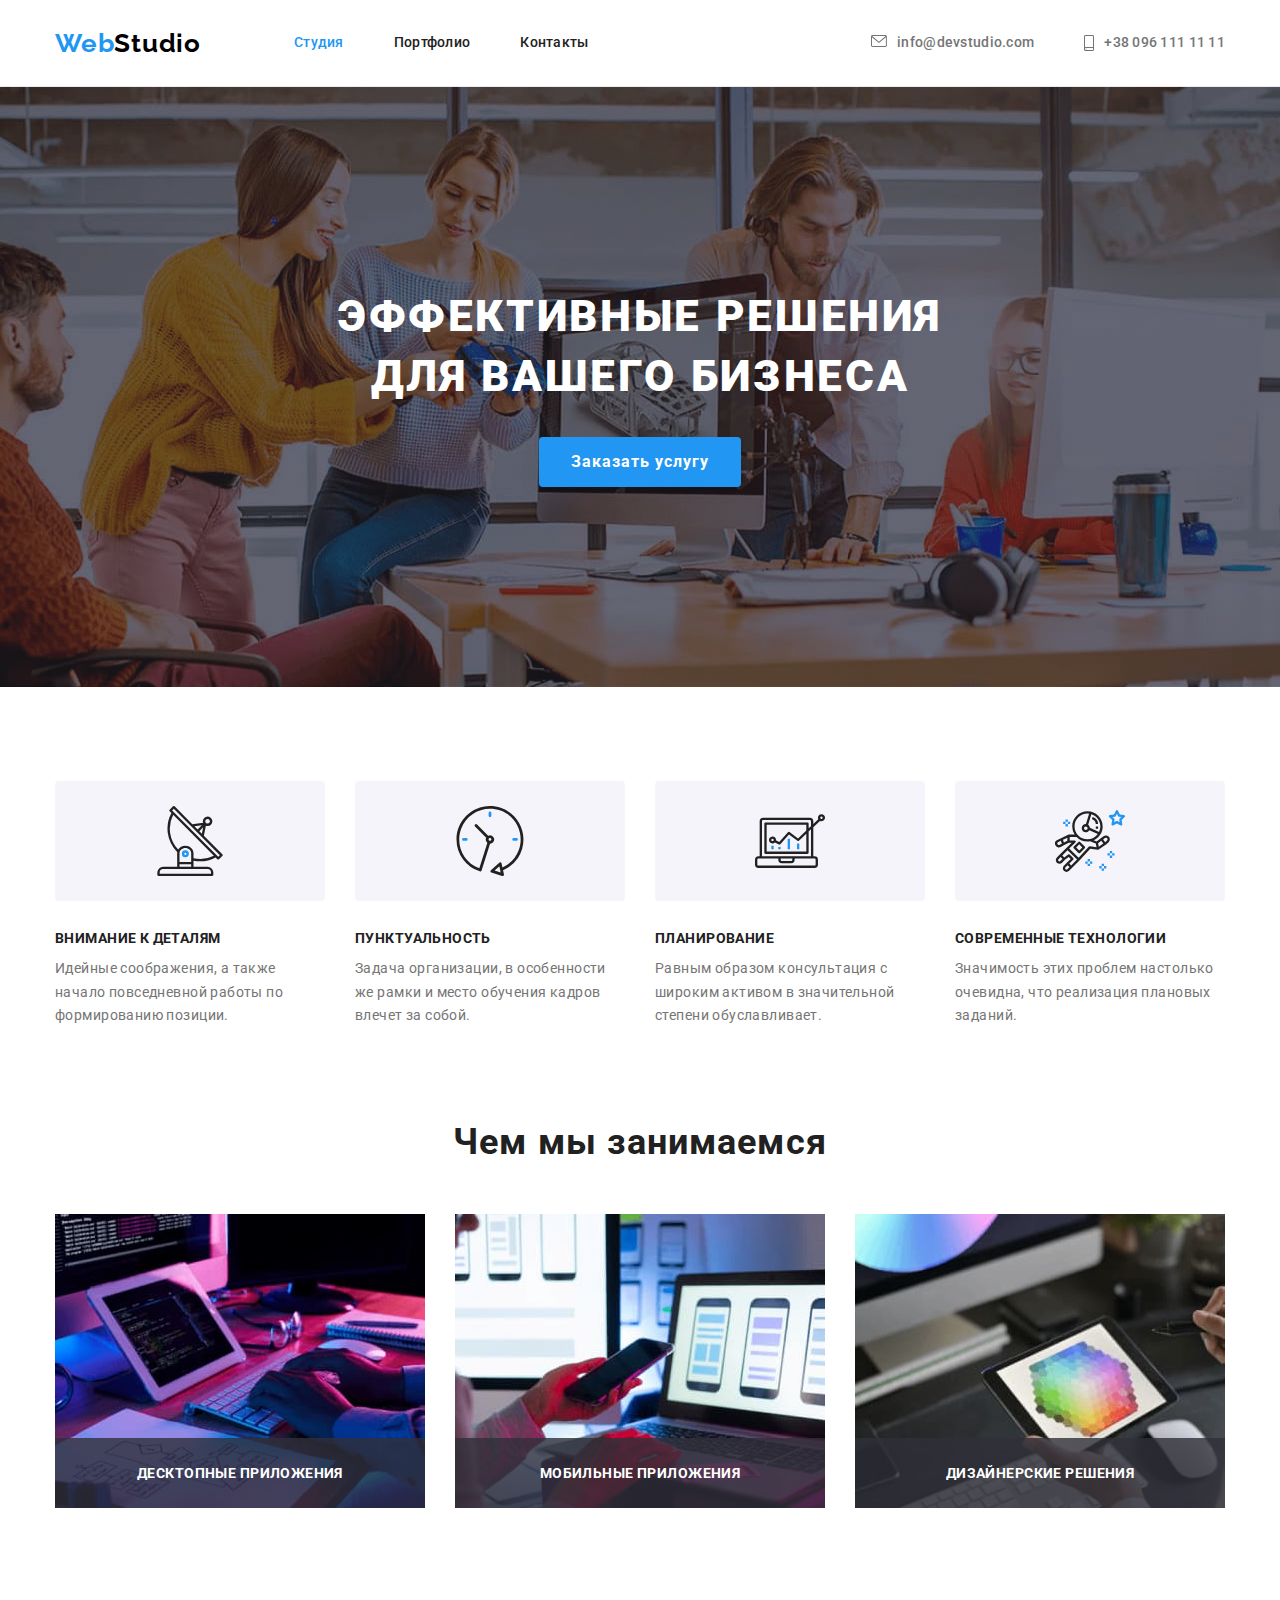
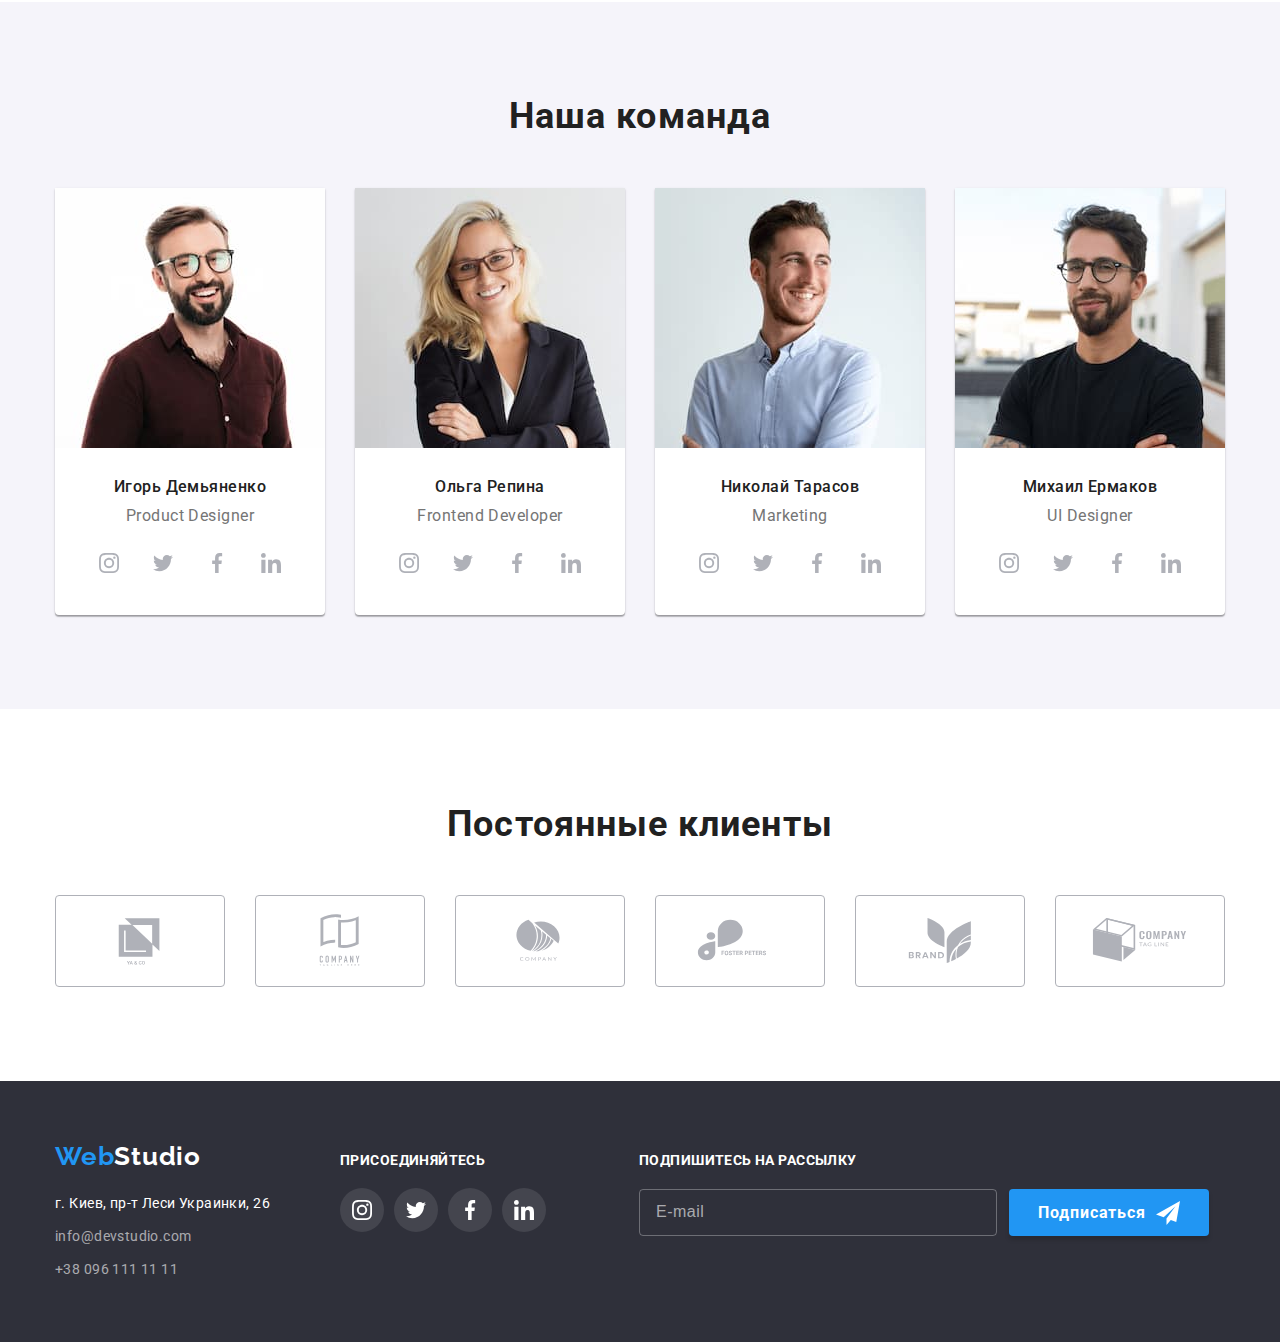
<file: index.html>
<!DOCTYPE html>
<html lang="ru">
  <head>
    <meta charset="UTF-8" />
    <meta http-equiv="X-UA-Compatible" content="IE=edge" />
    <meta name="viewport" content="width=device-width, initial-scale=1.0" />
    <title>Mokrushin HW 5</title>
    <link rel="preconnect" href="https://fonts.googleapis.com" />
    <link rel="preconnect" href="https://fonts.gstatic.com" crossorigin />
    <link
      href="https://fonts.googleapis.com/css2?family=Raleway:wght@700&family=Roboto:wght@400;500;700;900&display=swap"
      rel="stylesheet"
    />
    <link
      rel="stylesheet"
      href="https://cdnjs.cloudflare.com/ajax/libs/modern-normalize/1.1.0/modern-normalize.min.css"
      integrity="sha512-wpPYUAdjBVSE4KJnH1VR1HeZfpl1ub8YT/NKx4PuQ5NmX2tKuGu6U/JRp5y+Y8XG2tV+wKQpNHVUX03MfMFn9Q=="
      crossorigin="anonymous"
      referrerpolicy="no-referrer"
    />
    <link rel="stylesheet" href="./css/styles.css" />
  </head>
  <body>
    <!-- шапка -->
    <header class="header">
      <div class="container">
        <!-- лого -->
        <a class="header-logo link" href="./index.html"><span class="logo">Web</span>Studio</a>

        <nav class="header-nav">
          <!-- навигация -->
          <ul class="nav-list list">
            <li class="nav-page">    

                <a class="link nav-link current" href="./index.html">Студия</a> 

            </li>

            <li class="nav-page">

              <a class="link nav-link" href="./portfolio.html">Портфолио</a>

            </li>

            <li class="nav-page">

              <a class="link nav-link" href="">Контакты</a>

            </li>


          </ul>
        </nav>

        <!-- контакты -->
        <ul class="contacts-list list">
          <li class="contacts-item">

            <a class="contacts-link link" href="mailto:info@devstudio.com">
              <svg class="header-mail">
                <use href="./images/icons/main/header-icons/symbol-defs.svg#icon-envelope"></use>
              </svg>
              info@devstudio.com</a
            >

          </li>

          <li class="contacts-item">

            <a class="contacts-link link" href="tel:+380961111111">
              <svg class="header-tel">
                <use href="./images/icons/main/header-icons/symbol-defs.svg#icon-smartphone"></use>
              </svg>
              +38 096 111 11 11</a
            >

          </li>
        </ul>
      </div>
    </header>

    <!-- основной -->
    <main>
      <!-- банер/блог герой -->
      <section class="section hero">
        <h1 class="hero-name">
          Эффективные решения <br />
          для вашего бизнеса
        </h1>

        <button class="hero-button" type="button" data-modal-open>Заказать услугу</button>
      </section>

      <!-- список требований -->
      <section class="section require">
        <div class="container">

          <h2 class="require-section-name visually-hidden">Cписок требований</h2>

          <ul class="require-list list">
            <li class="require-point">

              <div class="require-image">
                
                <svg class="require-icon">
                  <use href="./images/icons/main/require-icons/symbol-defs.svg#icon-antenna"></use>
                </svg>

              </div>

              <h3 class="require-name">Внимание к деталям</h3>
              
              <p class="require-text">
                Идейные соображения, а также начало повседневной работы по формированию позиции.
              </p>

            </li>

            <li class="require-point">

              <div class="require-image">

                <svg class="require-icon">
                  <use href="./images/icons/main/require-icons/symbol-defs.svg#icon-clock"></use>
                </svg>

              </div>
              
              <h3 class="require-name">Пунктуальность</h3>

              <p class="require-text">
                Задача организации, в особенности же рамки и место обучения кадров влечет за собой.
              </p>

            </li>

            <li class="require-point">

              <div class="require-image">
                
                <svg class="require-icon">
                  <use href="./images/icons/main/require-icons/symbol-defs.svg#icon-diagram"></use>
                </svg>

              </div>

              <h3 class="require-name">Планирование</h3>

              <p class="require-text">
                Равным образом консультация с широким активом в значительной степени обуславливает.
              </p>

            </li>

            <li class="require-point">

              <div class="require-image">
                
                <svg class="require-icon">
                  <use
                    href="./images/icons/main/require-icons/symbol-defs.svg#icon-astronaut"
                  ></use>
                </svg>

              </div>

              <h3 class="require-name">Современные технологии</h3>

              <p class="require-text">
                Значимость этих проблем настолько очевидна, что реализация плановых заданий.
              </p>

            </li>
          </ul>
        </div>
      </section>

      <!-- Чем мы занимаемся -->
      <section class="section about">

        <div class="container">

          <h2 class="about-section-name">Чем мы занимаемся</h2>

          <ul class="about-list list">

            <li class="about-item">
              <div class="about-img-container">
                <img src="./images/img-main/ur-works1.jpg" alt="Десктопные приложения" width="370" />
                
                <p class="about-img-desc">Десктопные приложения</p>
              </div>
            </li>

            <li class="about-item">
              <div class="about-img-container">
                <img src="./images/img-main/ur-works2.jpg" alt="Мобильные приложения" width="370" />
                
                <p class="about-img-desc">Мобильные приложения</p>
              </div>
            </li>

            <li class="about-item">

              <div class="about-img-container">
                <img src="./images/img-main/ur-works3.jpg" alt="Дизайнерские решения" width="370" />
                
                <p class="about-img-desc">Дизайнерские решения</p>
              </div>
            </li>
          </ul>
        </div>
      </section>

      <!-- Наша команда -->
      <section class="section team">
        <div class="container">
          <h2 class="team-section-name">Наша команда</h2>

          <ul class="team-list list">
            <li class="team-item">
              <img src="./images/img-main/ur-team1.jpg" alt="член команды" width="270" />
              <b class="team-name">Игорь Демьяненко</b>
              <p class="team-text" lang="en">Product Designer</p>
              <ul class="team-soc-list">
                <li class="team-soc-item">
                  <a href="" class="team-soc-link link">
                    <svg class="team-soc-icon" width="20" height="20">
                      <use
                        href="./images/icons/main/network-icons/symbol-defs.svg#icon-instagram"
                      ></use>
                    </svg>
                  </a>
                </li>

                <li class="team-soc-item">
                  <a href="" class="team-soc-link link">
                    <svg class="team-soc-icon" width="20" height="20">
                      <use
                        href="./images/icons/main/network-icons/symbol-defs.svg#icon-twitter"
                      ></use>
                    </svg>
                  </a>
                </li>

                <li class="team-soc-item">
                  <a href="" class="team-soc-link link">
                    <svg class="team-soc-icon" width="20" height="20">
                      <use
                        href="./images/icons/main/network-icons/symbol-defs.svg#icon-facebook"
                      ></use>
                    </svg>
                  </a>
                </li>

                <li class="team-soc-item">
                  <a href="" class="team-soc-link link">
                    <svg class="team-soc-icon" width="20" height="20">
                      <use
                        href="./images/icons/main/network-icons/symbol-defs.svg#icon-linkedin"
                      ></use>
                    </svg>
                  </a>
                </li>
              </ul>
            </li>

            <li class="team-item">
              <img src="./images/img-main/ur-team2.jpg" alt="член команды" width="270" />
              <b class="team-name">Ольга Репина</b>
              <p class="team-text" lang="en">Frontend Developer</p>
              <ul class="team-soc-list">
                <li class="team-soc-item">
                  <a href="" class="team-soc-link link">
                    <svg class="team-soc-icon" width="20" height="20">
                      <use
                        href="./images/icons/main/network-icons/symbol-defs.svg#icon-instagram"
                      ></use>
                    </svg>
                  </a>
                </li>

                <li class="team-soc-item">
                  <a href="" class="team-soc-link link">
                    <svg class="team-soc-icon" width="20" height="20">
                      <use
                        href="./images/icons/main/network-icons/symbol-defs.svg#icon-twitter"
                      ></use>
                    </svg>
                  </a>
                </li>
   
                <li class="team-soc-item">
                  <a href="" class="team-soc-link link">
                    <svg class="team-soc-icon" width="20" height="20">
                      <use
                        href="./images/icons/main/network-icons/symbol-defs.svg#icon-facebook"
                      ></use>
                    </svg>
                  </a>
                </li>

                <li class="team-soc-item">
                  <a href="" class="team-soc-link link">
                    <svg class="team-soc-icon" width="20" height="20">
                      <use
                        href="./images/icons/main/network-icons/symbol-defs.svg#icon-linkedin"
                      ></use>
                    </svg>
                  </a>
                </li>
              </ul>
            </li>

            <li class="team-item">
              <img src="./images/img-main/ur-team3.jpg" alt="член команды" width="270" />
              <b class="team-name">Николай Тарасов</b>
              <p class="team-text" lang="en">Marketing</p>
              <ul class="team-soc-list">
                <li class="team-soc-item">
                  <a href="" class="team-soc-link link">
                    <svg class="team-soc-icon" width="20" height="20">
                      <use
                        href="./images/icons/main/network-icons/symbol-defs.svg#icon-instagram"
                      ></use>
                    </svg>
                  </a>
                </li>

                <li class="team-soc-item">
                  <a href="" class="team-soc-link link">
                    <svg class="team-soc-icon" width="20" height="20">
                      <use
                        href="./images/icons/main/network-icons/symbol-defs.svg#icon-twitter"
                      ></use>
                    </svg>
                  </a>
                </li>

                <li class="team-soc-item">
                  <a href="" class="team-soc-link link">
                    <svg class="team-soc-icon" width="20" height="20">
                      <use
                        href="./images/icons/main/network-icons/symbol-defs.svg#icon-facebook"
                      ></use>
                    </svg>
                  </a>
                </li>

                <li class="team-soc-item">
                  <a href="" class="team-soc-link link">
                    <svg class="team-soc-icon" width="20" height="20">
                      <use
                        href="./images/icons/main/network-icons/symbol-defs.svg#icon-linkedin"
                      ></use>
                    </svg>
                  </a>
                </li>
              </ul>
            </li>

            <li class="team-item">
              <img src="./images/img-main/ur-team4.jpg" alt="член команды" width="270" />
              <b class="team-name">Михаил Ермаков</b>
              <p class="team-text" lang="en">UI Designer</p>
              <ul class="team-soc-list">
                <li class="team-soc-item">
                  <a href="" class="team-soc-link link">
                    <svg class="team-soc-icon" width="20" height="20">
                      <use
                        href="./images/icons/main/network-icons/symbol-defs.svg#icon-instagram"
                      ></use>
                    </svg>
                  </a>
                </li>

                <li class="team-soc-item">
                  <a href="" class="team-soc-link link">
                    <svg class="team-soc-icon" width="20" height="20">
                      <use
                        href="./images/icons/main/network-icons/symbol-defs.svg#icon-twitter"
                      ></use>
                    </svg>
                  </a>
                </li>

                <li class="team-soc-item">
                  <a href="" class="team-soc-link link">
                    <svg class="team-soc-icon" width="20" height="20">
                      <use
                        href="./images/icons/main/network-icons/symbol-defs.svg#icon-facebook"
                      ></use>
                    </svg>
                  </a>
                </li>

                <li class="team-soc-item">
                  <a href="" class="team-soc-link link">
                    <svg class="team-soc-icon" width="20" height="20">
                      <use
                        href="./images/icons/main/network-icons/symbol-defs.svg#icon-linkedin"
                      ></use>
                    </svg>
                  </a>
                </li>
              </ul>
            </li>
          </ul>
        </div>
      </section>

      <!-- ------------------------------ПОСТОЯННЫЕ КЛИЕНТЫ--------------------------------- -->

      <section class="section customers">
        <div class="container">
          <h2 class="customers-section-name">Постоянные клиенты</h2>

          <ul class="customers-list">
            <li class="customers-item">
              <a class="customers-image link" href="">
              
                <svg class="customers-icon" width="106" height="60">
                  <use href="./images/icons/main/customers-icons/symbol-defs.svg#icon-logo-1"></use>
                </svg>
              
              </a>
            </li>

            <li class="customers-item">
              <a class="customers-image link" href="">
              
                <svg class="customers-icon" width="106" height="60"">
                  <use href="./images/icons/main/customers-icons/symbol-defs.svg#icon-logo-2"></use>
                </svg>
              
              </a>
            </li>

            <li class="customers-item">
              <a class="customers-image link" href="">
              
                <svg class="customers-icon" width="106" height="60"">
                  <use href="./images/icons/main/customers-icons/symbol-defs.svg#icon-logo-3"></use>
                </svg>
              
              </a>
            </li>

            <li class="customers-item">
              <a class="customers-image link" href="">
              
                <svg class="customers-icon" width="106" height="60">
                  <use href="./images/icons/main/customers-icons/symbol-defs.svg#icon-logo-4"></use>
                </svg>
             
              </a>
            </li>

            <li class="customers-item">
              <a class="customers-image link" href="">
             
                <svg class="customers-icon" width="106" height="60">
                  <use href="./images/icons/main/customers-icons/symbol-defs.svg#icon-logo-5"></use>
                </svg>
              
              </a>
            </li>

            <li class="customers-item">
              <a class="customers-image link" href="">
                
                <svg class="customers-icon" width="106" height="60">
                  <use href="./images/icons/main/customers-icons/symbol-defs.svg#icon-logo-6"></use>
                </svg>
              
              </a>
            </li>
          </ul>
        </div>
      </section>
    </main>

    <!-- подвал -->
    <footer class="footer">
      <div class="container footer-container">

        <div>
          <a class="link footer-logo" href="./index.html"><span class="logo">Web</span>Studio</a>

         <address class="adr">
          <ul class="adr-list list">
            <li class="adr-point">
              <a
                class="adr-link link"
                href="https://goo.gl/maps/2CgbArVc6HHT8Zt37"
                target="_blank"
                rel="noopener nofollow noreferre"
              >
                г. Киев, пр-т Леси Украинки, 26
              </a>
            </li>

            <li class="adr-point">
              <a class="adr-cont link" href="mailto:info@devstudio.com">info@devstudio.com</a>
            </li>

            <li class="adr-point">
              <a class="adr-cont link" href="tel:+380961111111">+38 096 111 11 11</a>
            </li>
          </ul>
          </address>
        </div>

        <div class="foot-net-container">

          <p class="foot-net-text">присоединяйтесь</p>

          <ul class="foot-net-list">
            <li class="foot-net-item">
              <a href="./tester.html" class="foot-net-link">

                <svg class="foot-net-icon" width="20" height="20">
                      <use
                        href="./images/icons/main/network-icons/symbol-defs.svg#icon-instagram"
                      ></use>
                </svg>

              </a>
            </li>

            <li class="foot-net-item">
              <a href="" class="foot-net-link">
                
                <svg class="foot-net-icon" width="20" height="20">
                      <use
                        href="./images/icons/main/network-icons/symbol-defs.svg#icon-twitter"
                      ></use>
                </svg>

              </a>
            </li>

            <li class="foot-net-item">
              <a href="" class="foot-net-link">

                <svg class="foot-net-icon" width="20" height="20">
                      <use
                        href="./images/icons/main/network-icons/symbol-defs.svg#icon-facebook"
                      ></use>
                </svg>

              </a>
            </li>

            <li class="foot-net-item">
              <a href="" class="foot-net-link">
                
                <svg class="foot-net-icon" width="20" height="20">
                      <use
                        href="./images/icons/main/network-icons/symbol-defs.svg#icon-linkedin"
                      ></use>
                </svg>

              </a>
            </li>

          </ul>
        </div>

        <div class="foot-form-container">

          <b class="foot-form-tagline">Подпишитесь на рассылку</b>

          <form class="foot-form">

            <div class="foot form-field">
              <input class="foot-form-input" type="email" name="email" id="email" placeholder="E-mail" data-placeholder="E-mail">
              <label class="foot-form-label" for="email"><span lang="en">your@mail.com</span></label>
            </div>

            <button class="foot sub-btn" type="submit">
              Подписаться
              <svg class="foot-sub-icon">
                <use href="./images/icons/main/footer-icons/foot-sub-icon.svg#icon-foot-sub-icon"></use>
              </svg>
            </button>

          </form>
        </div>
      </div>
    </footer>

     <!-- -------------------------MODAL----------------------------------- -->

    <div class="backdrop is-hidden" data-modal>
      <div class="modal">
        <button class="modal-btn" type="button" data-modal-close>
          
          <svg class="modal-close-icon">
            <use href="./images/icons/main/modal-icon/modal.svg#icon-close-icon"></use>
          </svg>

        </button>

        

          <b class="modal-title" >Оставьте свои данные, мы вам перезвоним</b>

          <form class="modal-form">
            
              <div class="modal-container user-name">                

                <input class="input-name modal-input" type="text" name="user-name" id="user-name" placeholder="Имя" data-placeholder="Имя">
                <label class="label modal-label" for="user-name">Ф.И.О</label>
                
                <svg class="modal-icon">
                  <use href="./images/icons/main/modal-icon/modal.svg#icon-person"></use>
                </svg>

              </div>

              <div class="modal-container tel">               

                <input class="input-tel modal-input" type="tel" name="tel" id="user-tel" placeholder="Телефон" data-placeholder="Телефон">
                <label class="label modal-label" for="user-tel">+380**-***-**-**</label>
             
                <svg class="modal-icon">
                  <use href="./images/icons/main/modal-icon/modal.svg#icon-phone"></use>
                </svg>

              </div>

              <div class="modal-container email">
                
                <input class="input-mail modal-input" type="email" name="mail" id="user-mail" placeholder="Почта" data-placeholder="Почта">
                <label class="label modal-label" for="user-mail"><span lang="en">your@mail.com</span></label>

                <svg class="modal-icon">
                  <use href="./images/icons/main/modal-icon/modal.svg#icon-email"></use>
                </svg>

              </div>

              <div class="modal-container comment">
                
                <textarea class="modal-comment" name="user-comment" id="user-comment" placeholder="Введите текст" data-placeholder="Введите текст"></textarea>
                <label class="label modal-label" for="user-comment">Комментарий</label>

              </div>

              <div class="modal-container checkbox">
                
                
                <label class="checkbox-label" for="accept">
                  <input class="modal-checkbox" type="checkbox" name="accept" id="accept">
                  <span class="modal-check-icon"></span>
                  Соглашаюсь с рассылкой и принимаю <a class="modal-conditions" href="">Условия договора</a>
                </label>
                
              </div>

              <button class="modal-sub-btn" type="submit">Отправить</button>
          
          </form>
        
      </div>
    </div>


    <!-- ---------------------------SCRIPT-------------------------------- -->

    <!-- footer placeholder -->
    <script>
      document.querySelector('.foot-form-input').addEventListener('focusout', e => {
        e.currentTarget.placeholder = e.currentTarget.dataset.placeholder;
      });

      document.querySelector('.foot-form-input').addEventListener('focusin', e => {
        e.currentTarget.placeholder = ' ';
      });
    </script>

    <!-- modal -->
    <script src="./js/modal.js"></script>

    <!-- modal-placeholder -->
    <script>
      document.querySelector('.input-name').addEventListener('focusout', e => {
        e.currentTarget.placeholder = e.currentTarget.dataset.placeholder;
      });

      document.querySelector('.input-name').addEventListener('focusin', e => {
        e.currentTarget.placeholder = ' ';
      });
    </script>

      <script>
      document.querySelector('.input-tel').addEventListener('focusout', e => {
        e.currentTarget.placeholder = e.currentTarget.dataset.placeholder;
      });

      document.querySelector('.input-tel').addEventListener('focusin', e => {
        e.currentTarget.placeholder = ' ';
      });
    </script>

      <script>
      document.querySelector('.input-mail').addEventListener('focusout', e => {
        e.currentTarget.placeholder = e.currentTarget.dataset.placeholder;
      });

      document.querySelector('.input-mail').addEventListener('focusin', e => {
        e.currentTarget.placeholder = ' ';
      });
    </script>

    <script>
      document.querySelector('.modal-comment').addEventListener('focusout', e => {
        e.currentTarget.placeholder = e.currentTarget.dataset.placeholder;
      });

      document.querySelector('.modal-comment').addEventListener('focusin', e => {
        e.currentTarget.placeholder = ' ';
      });
    </script>

  </body>
</html>
</file>
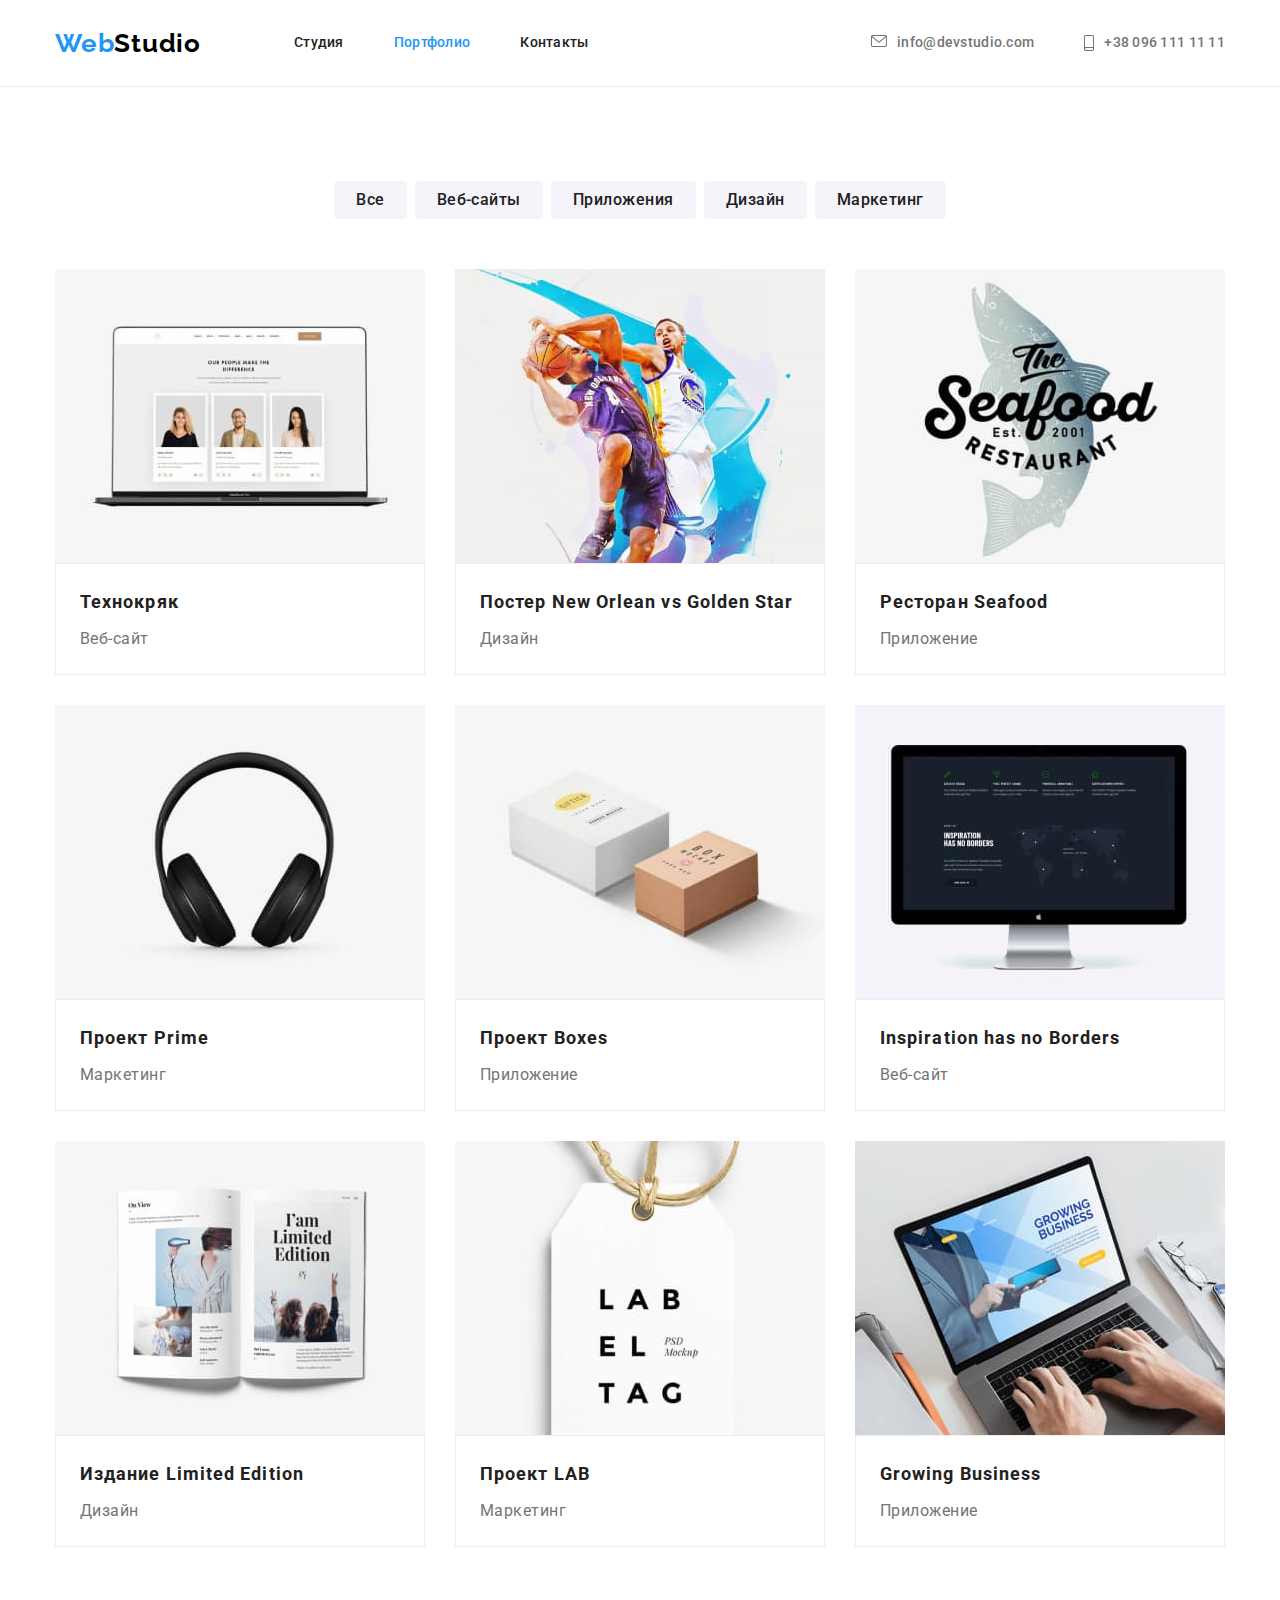
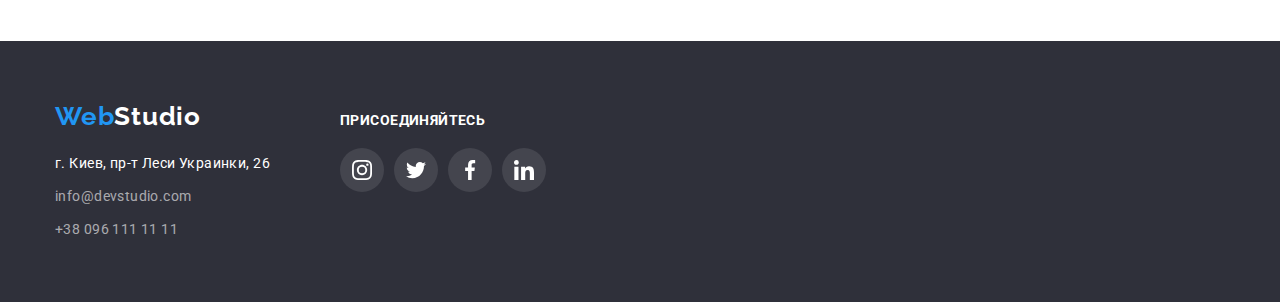
<file: portfolio.html>
<!DOCTYPE html>
<html lang="ru">
  <head>
    <meta charset="UTF-8" />
    <meta http-equiv="X-UA-Compatible" content="IE=edge" />
    <meta name="viewport" content="width=device-width, initial-scale=1.0" />
    <title>Document</title>
    <link rel="preconnect" href="https://fonts.googleapis.com" />
    <link rel="preconnect" href="https://fonts.gstatic.com" crossorigin />
    <link
      href="https://fonts.googleapis.com/css2?family=Raleway:wght@700&family=Roboto:wght@400;500;700;900&display=swap"
      rel="stylesheet"
    />
    <link
      rel="stylesheet"
      href="https://cdnjs.cloudflare.com/ajax/libs/modern-normalize/1.1.0/modern-normalize.min.css"
      integrity="sha512-wpPYUAdjBVSE4KJnH1VR1HeZfpl1ub8YT/NKx4PuQ5NmX2tKuGu6U/JRp5y+Y8XG2tV+wKQpNHVUX03MfMFn9Q=="
      crossorigin="anonymous"
      referrerpolicy="no-referrer"
    />
    <link rel="stylesheet" href="./css/styles.css" />
  </head>
  <body>
    <!-- шапка -->
    <header class="header">
      <div class="container">
        <!-- лого -->
        <a class="header-logo link" href="./index.html"><span class="logo">Web</span>Studio</a>

        <nav class="header-nav">
          <!-- навигация -->
          <ul class="nav-list list">
            <li class="nav-page">
              <a class="link nav-link" href="./index.html">Студия</a>
            </li>

            <li class="nav-page">
              <a class="link nav-link current" href="./portfolio.html">Портфолио</a>
            </li>

            <li class="nav-page">
              <a class="link nav-link" href="">Контакты</a>
            </li>
          </ul>
        </nav>

        <!-- контакты -->
        <ul class="contacts-list list">
          <li class="contacts-item">
            <a class="contacts-link link" href="mailto:info@devstudio.com">
              <svg class="header-mail">
                <use href="./images/icons/main/header-icons/symbol-defs.svg#icon-envelope"></use>
              </svg>
              info@devstudio.com</a
            >
          </li>

          <li class="contacts-item">
            <a class="contacts-link link" href="tel:+380961111111">
              <svg class="header-tel">
                <use href="./images/icons/main/header-icons/symbol-defs.svg#icon-smartphone"></use>
              </svg>
              +38 096 111 11 11</a
            >
          </li>
        </ul>
      </div>
    </header>

    <!-- основной -->
    <main>
      <section class="section portfolio">
        <div class="container">
          <h1 class="portfolio-section-name visually-hidden">Портфолио</h1>

          <ul class="filter-list list">
            <li class="filter-page">
              <button class="filter-button" type="button">Все</button>
            </li>

            <li class="filter-page">
              <button class="filter-button" type="button">Веб-сайты</button>
            </li>

            <li class="filter-page">
              <button class="filter-button" type="button">Приложения</button>
            </li>

            <li class="filter-page">
              <button class="filter-button" type="button">Дизайн</button>
            </li>

            <li class="filter-page">
              <button class="filter-button" type="button">Маркетинг</button>
            </li>
          </ul>

          <ul class="portfolio-list list">
            <li class="portfolio-item">
              <a class="portfolio-page link" href="">
                <div class="portf-img-container">
                  <img src="./images/img-portfolio/portfolio-one.jpg" alt="ноутбук" width="370" />
                  <p class="portf-img-text">
                    Ресурс предлагает комплексные предложения с разным уровнем функционала и
                    сервисов. Все это позволит посетителю получить исчерпывающие сведения о компании
                    или частном лице.
                  </p>
                </div>

                <div class="portf-text-card">
                  <h2 class="portfolio-name">Технокряк</h2>

                  <p class="portfolio-text">Веб-сайт</p>
                </div>
              </a>
            </li>

            <li class="portfolio-item">
              <a class="portfolio-page link" href="">
                <div class="portf-img-container">
                  <img
                    src="./images/img-portfolio/portfolio-two.jpg"
                    alt="баскетболисты"
                    width="370"
                  />
                  <p class="portf-img-text">
                    Ресурс предлагает комплексные предложения с разным уровнем функционала и
                    сервисов. Все это позволит посетителю получить исчерпывающие сведения о компании
                    или частном лице.
                  </p>
                </div>

                <div class="portf-text-card">
                  <h2 class="portfolio-name">
                    Постер <span lang="en">New Orlean vs Golden Star</span>
                  </h2>
                  <p class="portfolio-text">Дизайн</p>
                </div>
              </a>
            </li>

            <li class="portfolio-item">
              <a class="portfolio-page link" href="">
                <div class="portf-img-container">
                  <img
                    src="./images/img-portfolio/portfolio-three.jpg"
                    alt="рыбный ресторан"
                    width="370"
                  />
                  <p class="portf-img-text">
                    Ресурс предлагает комплексные предложения с разным уровнем функционала и
                    сервисов. Все это позволит посетителю получить исчерпывающие сведения о компании
                    или частном лице.
                  </p>
                </div>

                <div class="portf-text-card">
                  <h2 class="portfolio-name">Ресторан <span lang="en">Seafood</span></h2>
                  <p class="portfolio-text">Приложение</p>
                </div>
              </a>
            </li>

            <li class="portfolio-item">
              <a class="portfolio-page link" href="">
                <div class="portf-img-container">
                  <img src="./images/img-portfolio/portfolio-four.jpg" alt="наушники" width="370" />
                  <p class="portf-img-text">
                    Ресурс предлагает комплексные предложения с разным уровнем функционала и
                    сервисов. Все это позволит посетителю получить исчерпывающие сведения о компании
                    или частном лице.
                  </p>
                </div>

                <div class="portf-text-card">
                  <h2 class="portfolio-name">Проект <span lang="en">Prime</span></h2>
                  <p class="portfolio-text">Маркетинг</p>
                </div>
              </a>
            </li>

            <li class="portfolio-item">
              <a class="portfolio-page link" href="">
                <div class="portf-img-container">
                  <img
                    src="./images/img-portfolio/portfolio-five.jpg"
                    alt="две коробки"
                    width="370"
                  />
                  <p class="portf-img-text">
                    Ресурс предлагает комплексные предложения с разным уровнем функционала и
                    сервисов. Все это позволит посетителю получить исчерпывающие сведения о компании
                    или частном лице.
                  </p>
                </div>

                <div class="portf-text-card">
                  <h2 class="portfolio-name">Проект <span lang="en">Boxes</span></h2>
                  <p class="portfolio-text">Приложение</p>
                </div>
              </a>
            </li>

            <li class="portfolio-item">
              <a class="portfolio-page link" href="">
                <div class="portf-img-container">
                  <img
                    src="./images/img-portfolio/portfolio-six.jpg"
                    alt="екран компьютера"
                    width="370"
                  />
                  <p class="portf-img-text">
                    Ресурс предлагает комплексные предложения с разным уровнем функционала и
                    сервисов. Все это позволит посетителю получить исчерпывающие сведения о компании
                    или частном лице.
                  </p>
                </div>

                <div class="portf-text-card">
                  <h2 class="portfolio-name" lang="en">Inspiration has no Borders</h2>
                  <p class="portfolio-text">Веб-сайт</p>
                </div>
              </a>
            </li>

            <li class="portfolio-item">
              <a class="portfolio-page link" href="">
                <div class="portf-img-container">
                  <img
                    src="./images/img-portfolio/portfolio-seven.jpg"
                    alt="открытая книга"
                    width="370"
                  />
                  <p class="portf-img-text">
                    Ресурс предлагает комплексные предложения с разным уровнем функционала и
                    сервисов. Все это позволит посетителю получить исчерпывающие сведения о компании
                    или частном лице.
                  </p>
                </div>

                <div class="portf-text-card">
                  <h2 class="portfolio-name">Издание <span lang="en">Limited Edition</span></h2>
                  <p class="portfolio-text">Дизайн</p>
                </div>
              </a>
            </li>

            <li class="portfolio-item">
              <a class="portfolio-page link" href="">
                <div class="portf-img-container">
                  <img
                    src="./images/img-portfolio/portfolio-eight.jpg"
                    alt="бирка с надписью"
                    width="370"
                  />
                  <p class="portf-img-text">
                    Ресурс предлагает комплексные предложения с разным уровнем функционала и
                    сервисов. Все это позволит посетителю получить исчерпывающие сведения о компании
                    или частном лице.
                  </p>
                </div>

                <div class="portf-text-card">
                  <h2 class="portfolio-name">Проект <span lang="en">LAB</span></h2>
                  <p class="portfolio-text">Маркетинг</p>
                </div>
              </a>
            </li>

            <li class="portfolio-item">
              <a class="portfolio-page link" href="">
                <div class="portf-img-container">
                  <img
                    src="./images/img-portfolio/portfolio-nine.jpg"
                    alt="работа за ноутбуком"
                    width="370"
                  />
                  <p class="portf-img-text">
                    Ресурс предлагает комплексные предложения с разным уровнем функционала и
                    сервисов. Все это позволит посетителю получить исчерпывающие сведения о компании
                    или частном лице.
                  </p>
                </div>

                <div class="portf-text-card">
                  <h2 lang="en" class="portfolio-name">Growing Business</h2>
                  <p class="portfolio-text">Приложение</p>
                </div>
              </a>
            </li>
          </ul>
        </div>
      </section>
    </main>

    <!-- подвал -->
    <footer class="footer">
      <div class="container footer-container">
        <div>
          <a class="link footer-logo" href="./index.html"><span class="logo">Web</span>Studio</a>

          <address class="adr">
            <ul class="adr-list list">
              <li class="adr-point">
                <a
                  class="adr-link link"
                  href="https://goo.gl/maps/2CgbArVc6HHT8Zt37"
                  target="_blank"
                  rel="noopener nofollow noreferre"
                >
                  г. Киев, пр-т Леси Украинки, 26
                </a>
              </li>

              <li class="adr-point">
                <a class="adr-cont link" href="mailto:info@devstudio.com">info@devstudio.com</a>
              </li>

              <li class="adr-point">
                <a class="adr-cont link" href="tel:+380961111111">+38 096 111 11 11</a>
              </li>
            </ul>
          </address>
        </div>

        <div class="foot-net-container">
          <p class="foot-net-text">присоединяйтесь</p>

          <ul class="foot-net-list">
            <li class="foot-net-item">
              <a href="" class="foot-net-link">
                <svg class="foot-net-icon" width="20" height="20">
                  <use
                    href="./images/icons/main/network-icons/symbol-defs.svg#icon-instagram"
                  ></use>
                </svg>
              </a>
            </li>

            <li class="foot-net-item">
              <a href="" class="foot-net-link">
                <svg class="foot-net-icon" width="20" height="20">
                  <use href="./images/icons/main/network-icons/symbol-defs.svg#icon-twitter"></use>
                </svg>
              </a>
            </li>

            <li class="foot-net-item">
              <a href="" class="foot-net-link">
                <svg class="foot-net-icon" width="20" height="20">
                  <use href="./images/icons/main/network-icons/symbol-defs.svg#icon-facebook"></use>
                </svg>
              </a>
            </li>

            <li class="foot-net-item">
              <a href="" class="foot-net-link">
                <svg class="foot-net-icon" width="20" height="20">
                  <use href="./images/icons/main/network-icons/symbol-defs.svg#icon-linkedin"></use>
                </svg>
              </a>
            </li>
          </ul>
        </div>
      </div>
    </footer>

    <!-- ---------------------------SCRIPT-------------------------------- -->
    <script src="./js/modal.js"></script>
  </body>
</html>
</file>
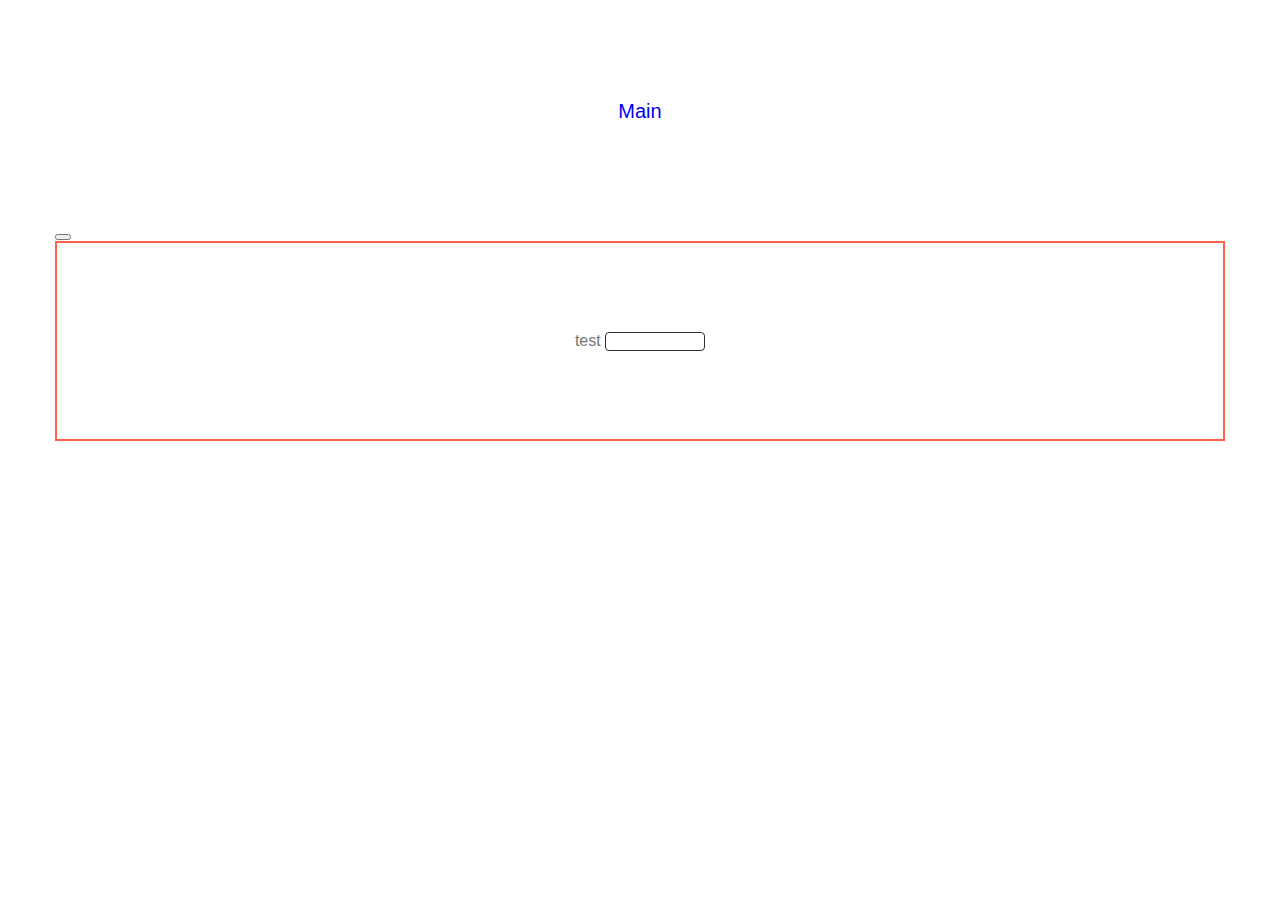
<file: tester.html>
<!DOCTYPE html>
<html lang="en">
  <head>
    <meta charset="UTF-8" />
    <meta http-equiv="X-UA-Compatible" content="IE=edge" />
    <meta name="viewport" content="width=device-width, initial-scale=1.0" />
    <title>Document</title>
    <link rel="stylesheet" href="./css/styles.css" />
  </head>
  <body>
    <div class="studio">
      <a href="./index.html">Main</a>
    </div>

    <div class="container">
      <button class="bu" type="button" data-modal-open></button>
      <div class="tester-container">
        <form action="" class="f">
          <div class="di">
            <label for="q" class="l">test</label>
            <input type="text" class="i" id="q" />
          </div>
        </form>

        <!--  -->
        <div class="c">
          <div class="d"></div>
        </div>
      </div>
    </div>
    <!-- ----------SCRIPT----------- -->
  </body>
</html>
</file>
<file: css/styles.css>
/* Container width - 1170px */

:root {
  --primery-text-color: #757575;
  --accent-collor: #2196f3;
  --title-color: #212121;
  --footer-bgc: #2f303a;
  --header-bgc: #ffffff;
  --icons-color: #afb1b8;

  --primery-transition: 250ms cubic-bezier(0.4, 0, 0.2, 1);

  --current-animation: 500ms cubic-bezier(0.4, 0, 0.2, 1) 150ms forwards;
}

body {
  font-family: 'Roboto', sans-serif;
  color: var(--primery-text-color);
  margin: 0;
}

main {
  padding-top: 87.25px;
}

* {
  box-sizing: border-box;
}

p,
b,
h1,
h2,
h3,
h4,
h5,
h6 {
  margin: 0;
}
ul,
ol {
  margin: 0;
  padding-left: 0;
}
li {
  list-style: none;
}
a,
label,
span {
  text-decoration: none;
  display: inline-block;
}
button {
  cursor: pointer;
  font-family: inherit;
}
img {
  display: block;
}

/* --------------------------------------------УТИЛИТЫ--------------------------------------------- */

.visually-hidden {
  border: 0;
  padding: 0;
  clip: rect(0 0 0 0);
  clip-path: inset(50%);
  margin: -1px;
  width: 1px;
  height: 1px;
  overflow: hidden;
  position: absolute;
  white-space: nowrap;
}

.container {
  width: 1200px;
  margin: 0 auto;
  padding-left: 15px;
  padding-right: 15px;
  /* border: 1px solid red; */
}

/* ------------------------------------------------------------header   */

.header {
  position: fixed;
  z-index: 2;
  width: 100%;

  padding-top: 25px;
  padding-bottom: 25px;
  border-bottom: 1px solid #ececec;

  background: var(--header-bgc);
}

.header .container {
  display: flex;
  align-items: center;
}

.header-logo {
  margin-right: 93px;

  font-family: 'Raleway', sans-serif;
  font-weight: 700;
  font-size: 26px;
  line-height: 1.19;
  letter-spacing: 0.03em;
  color: #000000;
}

.logo {
  color: var(--accent-collor);
}

.nav-list {
  display: flex;
  margin-right: auto;
}

.nav-link {
  transition: color var(--primery-transition);

  color: var(--title-color);
}
.nav-link:hover,
.nav-link:focus {
  color: var(--accent-collor);
}

.current {
  position: relative;

  color: var(--accent-collor);
}

.current::after {
  content: '';
  position: absolute;
  bottom: -26px;

  display: block;
  width: 0%;
  height: 4px;

  background-color: var(--accent-collor);
  border-radius: 2px;

  animation: current var(--current-animation);
}
@keyframes current {
  0% {
    width: 0%;
  }

  100% {
    width: 100%;
  }
}

.nav-page,
.contacts-list {
  font-weight: 500;
  font-size: 14px;
  line-height: 1.14;
  letter-spacing: 0.02em;
}

.contacts-list {
  display: flex;
  margin-left: auto;
}

.contacts-item {
  display: flex;
}
.nav-page:not(:last-child),
.contacts-item:not(:last-child) {
  margin-right: 50px;
}

.contacts-link {
  transition: color var(--primery-transition);

  display: flex;
  /* align-items: baseline; */

  color: var(--primery-text-color);
}
.contacts-link:hover,
.contacts-link:focus {
  color: var(--accent-collor);
}

.header-mail {
  transition: fill var(--primery-transition);

  width: 16px;
  height: 12px;
  margin-right: 10px;

  fill: var(--primery-text-color);
}

.header-tel {
  transition: fill var(--primery-transition);

  width: 10px;
  height: 16px;
  margin-right: 10px;

  fill: var(--primery-text-color);
}

.contacts-link:hover .header-mail,
.contacts-link:focus .header-mail,
.contacts-link:hover .header-tel,
.contacts-link:focus .header-tel {
  fill: var(--accent-collor);
}
/* .contacts-link.mail::before {
  content: '';
  background-image: url(../images/icons/main/header-icons/envelope.svg);
  width: 16px;
  height: 12px;
  fill: #757575;
} */

.nav-link,
.contacts-link {
  padding-top: 10px;
  padding-bottom: 10px;
}

/* ---------------------------------------------------------------footer */
.footer {
  background-color: var(--footer-bgc);

  padding-top: 60px;
  padding-bottom: 60px;
}

.footer-container {
  display: flex;
  align-items: baseline;
}

.adr-point:not(:last-child) {
  margin-bottom: 9px;
}

.footer .footer-logo {
  margin-bottom: 20px;

  font-family: 'Raleway', sans-serif;
  font-style: normal;
  font-weight: 700;
  font-size: 26px;
  line-height: 1.19;
  letter-spacing: 0.03em;
  color: #ffffff;
}

.adr-list .adr-link {
  transition: color var(--primery-transition);

  font-style: normal;
  font-size: 14px;
  line-height: 1.71;
  letter-spacing: 0.03em;
  color: #ffffff;
}
.adr-link:hover,
.adr-link:focus {
  color: var(--accent-collor);
}

.adr-cont {
  transition: color var(--primery-transition);

  font-style: normal;
  font-size: 14px;
  line-height: 1.71;
  letter-spacing: 0.03em;
  color: rgba(255, 255, 255, 0.6);
}
.adr-cont:hover,
.adr-cont:focus {
  color: var(--accent-collor);
}
/* FOOTER NETWORKS */
.foot-net-container {
  margin-left: 70px;
}

.foot-net-text {
  font-weight: 700;
  font-size: 14px;
  line-height: calc(16 / 14);
  letter-spacing: 0.03em;
  text-transform: uppercase;

  color: #ffffff;
}
.foot-net-list {
  display: flex;
}

.foot-net-item:not(:last-child) {
  margin-right: 10px;
}

.foot-net-link {
  transition: background-color var(--primery-transition);

  display: flex;
  justify-content: center;
  align-items: center;
  width: 44px;
  height: 44px;
  border-radius: 50%;
  margin-top: 20px;

  background-color: rgba(255, 255, 255, 0.1);
}
.foot-net-link:hover,
.foot-net-link:focus {
  background-color: var(--accent-collor);
}

.foot-net-icon {
  fill: #ffffff;
}

/* FOOTER FORM */

.foot-form-container {
  width: 570px;
  margin-left: 93px;
}

.foot-form-tagline {
  font-weight: 700;
  font-size: 14px;
  line-height: calc(16 / 14);
  letter-spacing: 0.03em;
  text-transform: uppercase;

  color: #ffffff;
}
/* form */
.foot-form {
  display: flex;
  margin-top: 20px;

  transition: transform var(--primery-transition);
}

.foot-form:focus-within {
  transform: translateY(10px);
}

/* forn-field */
.foot.form-field {
  position: relative;
}

/* label */
.foot-form-label {
  position: absolute;
  top: -20px;
  left: 0;

  visibility: hidden;
  opacity: 0;
  pointer-events: none;

  color: #ffffff;

  transition: opacity var(--primery-transition), visibility var(--primery-transition);
}

.foot-form-input:focus + .foot-form-label {
  visibility: visible;
  opacity: 1;
}

/* input */
.foot-form-input {
  width: 358px;
  padding: 15px 16px;
  border: 1px solid rgba(255, 255, 255, 0.3);

  outline: transparent;
  border-radius: 4px;
  color: #ffffff;
  background-color: transparent;

  transition: border var(--primery-transition), transform var(--primery-transition);
}
.foot-form-input:focus {
  border: 1px solid var(--accent-collor);
}

.foot-form-input::placeholder {
  display: flex;
  align-items: center;

  font-size: 16px;
  line-height: calc(20 / 16);
  letter-spacing: 0.03em;

  color: rgba(255, 255, 255, 0.6);
}

/* subscription button */
.foot.sub-btn {
  display: flex;
  align-items: center;
  justify-content: center;
  width: 200px;
  padding: 10px auto;
  margin-left: 12px;
  border-radius: 4px;
  border: none;

  text-align: center;
  font-weight: 700;
  font-size: 16px;
  line-height: calc(30 / 16);
  letter-spacing: 0.06em;

  color: #ffffff;
  background-color: var(--accent-collor);
  box-shadow: 0px 4px 4px rgba(0, 0, 0, 0.15);
}

/* sub icon */
.foot-sub-icon {
  width: 24px;
  height: 24px;
  margin-left: 10px;

  color: #ffffff;
}

/* ----------------------------------------------------------studio main */

/* ----------------hero */
.section.hero {
  text-align: center;
  padding-top: 200px;
  padding-bottom: 200px;
  max-width: 1600px;
  margin: 0 auto;

  background-color: #c4c4c4;
  background-image: linear-gradient(rgba(47, 48, 58, 0.4), rgba(47, 48, 58, 0.4)),
    url(../images/hero.jpg);
  background-repeat: no-repeat;
  background-size: cover;
  background-position: center;
}

.hero-name {
  margin-bottom: 30px;

  font-style: normal;
  font-weight: 900;
  font-size: 44px;
  line-height: 1.36;
  letter-spacing: 0.06em;
  text-transform: uppercase;
  color: #ffffff;
}

.hero-button {
  transition: background-color var(--primery-transition);

  display: inline-block;
  align-items: center;
  text-align: center;
  border-radius: 4px;
  border: none;
  padding: 10px 32px;

  font-style: normal;
  font-weight: 700;
  font-size: 16px;
  line-height: 1.87;
  letter-spacing: 0.06em;
  color: #ffffff;
  background: var(--accent-collor);
  box-shadow: 0px 4px 4px rgba(0, 0, 0, 0.15);
  cursor: pointer;
}
.hero-button:hover,
.hero-button:focus {
  background-color: #188ce8;
}

/* -----------------------require list */
.require {
  padding-top: 94px;
  padding-bottom: 47px;
}

.require .container {
  display: flex;
}

.require-section-name {
  text-align: center;

  font-style: normal;
  font-weight: 700;
  font-size: 36px;
  line-height: 1.16;
  letter-spacing: 0.03em;
  color: var(--title-color);
}

.require-list {
  display: flex;
}

.require-image {
  display: flex;
  justify-content: center;
  align-items: center;
  width: 270px;
  height: 120px;
  margin-bottom: 30px;

  background-color: #f5f4fa;
  border-radius: 4px;
}

.require-icon {
  display: block;
  width: 70px;
  height: 70px;
}

.require-point:not(:last-child) {
  margin-right: 30px;
}

.require-name {
  margin-bottom: 10px;

  font-style: normal;
  font-weight: 700;
  font-size: 14px;
  line-height: 1.14;
  letter-spacing: 0.03em;
  text-transform: uppercase;
  color: var(--title-color);
}

.require-text {
  max-width: 270px;

  font-size: 14px;
  line-height: 1.7;
  letter-spacing: 0.03em;
}

/* --------------------about section */
.about {
  padding-top: 47px;
  padding-bottom: 94px;
}

.about-section-name {
  margin-bottom: 50px;

  font-style: normal;
  font-weight: 700;
  font-size: 36px;
  line-height: 1.16;
  text-align: center;
  letter-spacing: 0.03em;
  color: var(--title-color);
}

.about-list {
  display: flex;
}

.about-item:not(:last-child) {
  margin-right: 30px;
}

.about-img-container {
  position: relative;
}

.about-img-desc {
  position: absolute;
  bottom: 0;

  display: flex;
  justify-content: center;
  align-items: center;
  width: 100%;
  height: 70px;

  background-color: rgba(47, 48, 58, 0.8);
  color: #ffffff;

  font-weight: 700;
  font-size: 14px;
  line-height: calc(16 / 14);
  letter-spacing: 0.03em;
  text-transform: uppercase;
}

/* --------------------team section */

.team {
  padding-top: 94px;
  padding-bottom: 94px;

  background-color: #f5f4fa;
}

.team-section-name {
  margin-bottom: 50px;

  font-style: normal;
  font-weight: 700;
  font-size: 36px;
  line-height: 1.16;
  text-align: center;
  letter-spacing: 0.03em;
  color: var(--title-color);
}

.team-list {
  display: flex;
}

.team-item {
  padding-bottom: 30px;
  border-radius: 0px 0px 4px 4px;
  max-width: 270px;

  background: #ffffff;
  box-shadow: 0px 1px 3px rgba(0, 0, 0, 0.12), 0px 1px 1px rgba(0, 0, 0, 0.14),
    0px 2px 1px rgba(0, 0, 0, 0.2);
}

.team-item:not(:last-child) {
  margin-right: 30px;
}

.team-name {
  display: block;
  margin-bottom: 10px;
  margin-top: 30px;

  font-style: normal;
  font-weight: 500;
  font-size: 16px;
  line-height: 1.18;
  text-align: center;
  letter-spacing: 0.03em;
  color: var(--title-color);
}

.team-text {
  font-size: 16px;
  line-height: 1.18;
  text-align: center;
  letter-spacing: 0.03em;
}

.team-soc-list {
  display: flex;
  margin-top: 16px;
  justify-content: center;
}

.team-soc-item {
  width: 44px;
  height: 44px;
}
.team-soc-item:not(:last-child) {
  margin-right: 10px;
}

.team-soc-link {
  transition: background-color var(--primery-transition);

  display: flex;
  align-items: center;
  justify-content: center;
  width: 100%;
  height: 100%;
  border-radius: 50%;

  background-color: #ffffff;
}
.team-soc-link:hover,
.team-soc-link:focus {
  background-color: var(--accent-collor);
}

.team-soc-icon {
  transition: fill var(--primery-transition);

  fill: var(--icons-color);
}
.team-soc-link:hover .team-soc-icon,
.team-soc-link:focus .team-soc-icon {
  fill: #ffffff;
}

/* ------------------------------REGULAR CUSTOMETS SECTION------------------------------- */

.customers {
  padding-top: 94px;
  padding-bottom: 94px;
  text-align: center;
}

.customers-section-name {
  font-weight: 700;
  font-size: 36px;
  line-height: calc(42 / 36);
  letter-spacing: 0.03em;
  color: var(--title-color);

  margin-bottom: 50px;
}
.customers-list {
  display: flex;
}

.customers-item:not(:last-child) {
  margin-right: 30px;
}
.customers-image {
  transition: border var(--primery-transition);

  display: flex;
  justify-content: center;
  align-items: center;
  width: 170px;
  height: 92px;
  border: 1px solid #afb1b8;
  border-radius: 4px;

  background-color: transparent;
}
.customers-image:hover,
.customers-image:focus {
  border: 1px solid var(--accent-collor);
}

.customers-icon {
  transition: fill var(--primery-transition);

  fill: var(--icons-color);
}
.customers-image:hover .customers-icon,
.customers-image:focus .customers-icon {
  fill: var(--accent-collor);
}

/* -------------------------------------------------------portfolio section */
.portfolio {
  padding-top: 94px;
  padding-bottom: 94px;
}

.filter-list {
  display: flex;
  justify-content: center;
  margin-bottom: 50px;
}

.filter-page:not(:last-child) {
  margin-right: 8px;
}

.filter-button {
  transition: background-color var(--primery-transition), color var(--primery-transition),
    box-shadow var(--primery-transition);
  border-radius: 4px;
  border: none;
  padding: 6px 22px;

  background-color: #f5f4fa;
  font-weight: 500;
  font-size: 16px;
  line-height: 1.62;
  text-align: center;
  letter-spacing: 0.03em;
  color: var(--title-color);
  cursor: pointer;
}
.filter-button:hover,
.filter-button:focus {
  color: #ffffff;
  background-color: var(--accent-collor);
  box-shadow: 0px 3px 1px rgba(0, 0, 0, 0.1), 0px 1px 2px rgba(0, 0, 0, 0.08),
    0px 2px 2px rgba(0, 0, 0, 0.12);
}

.portfolio-list {
  display: flex;
  flex-wrap: wrap;
  margin: -15px;
}

.portfolio-item {
  width: 370px;
  margin: 15px;
}

/* .portfolio-item {
  width: calc((100% - 2 * 30) / 3);
}

.portfolio-item:not(:nth-child(3n)) {
  margin-right: 30px;
}

.portfolio-item:not(:nth-last-child(-n + 3)) {
  margin-bottom: 30px;
} */

.portfolio-item:hover .portf-img-text {
  transform: translateY(0);
}

.portfolio-page {
  transition: box-shadow var(--primery-transition);
}

.portfolio-page:hover,
.portfolio-page:focus {
  box-shadow: 0px 1px 1px rgba(0, 0, 0, 0.12), 0px 4px 4px rgba(0, 0, 0, 0.06),
    1px 4px 6px rgba(0, 0, 0, 0.16);
}

.portf-img-container {
  position: relative;
  overflow: hidden;
}

.portf-img-text {
  position: absolute;
  top: 0;
  transform: translateY(101%);
  transition: transform var(--primery-transition);

  display: flex;
  align-items: center;
  width: 100%;
  height: 100%;
  padding: 24px;

  background-color: rgba(33, 150, 243, 0.9);
  color: #ffffff;

  font-size: 18px;
  line-height: calc(28 / 18);
  letter-spacing: 0.03em;
}

.portf-text-card {
  border: 1px solid #eeeeee;
  max-width: 370px;
  padding: 20px 24px;
  display: block;
  box-sizing: border-box;

  background: #ffffff;
}

.portfolio-name {
  margin-bottom: 4px;

  font-style: normal;
  font-weight: 700;
  font-size: 18px;
  line-height: 2;
  letter-spacing: 0.06em;
  color: var(--title-color);
}

.portfolio-text {
  font-style: normal;
  font-size: 16px;
  line-height: 1.87;
  letter-spacing: 0.03em;
  color: var(--primery-text-color);
}

/* -----------------------------------------MODAL--------------------------------- */
/* backdrop */
.backdrop.is-hidden {
  visibility: hidden;
  opacity: 0;
  pointer-events: none;
}

.backdrop {
  position: fixed;
  z-index: 3;
  top: 0;
  left: 0;

  width: 100%;
  height: 100%;

  background-color: rgba(0, 0, 0, 0.2);

  transition: opacity var(--primery-transition), visibility var(--primery-transition);
}

/* modal */
.modal {
  position: absolute;
  top: 50%;
  left: 50%;

  min-width: 528px;
  min-height: 581px;
  padding: 40px;

  background-color: #ffffff;
  box-shadow: 0px 1px 3px rgba(0, 0, 0, 0.12), 0px 1px 1px rgba(0, 0, 0, 0.14),
    0px 2px 1px rgba(0, 0, 0, 0.2);
  border-radius: 4px;

  transform: translate(-50%, -50%) scale(1);
  transition: transform var(--primery-transition) 125ms;
}
.backdrop.is-hidden .modal {
  transform: translate(0) scale(0) rotate(180deg);
}

/* modal form */
.modal-form {
  text-align: center;
}

/* close button */
.modal-btn {
  position: absolute;
  top: 8px;
  right: 8px;
  transition: box-shadow var(--primery-transition);

  display: flex;
  align-items: center;
  justify-content: center;
  width: 30px;
  height: 30px;
  border: 1px solid rgba(0, 0, 0, 0.1);
  border-radius: 50%;

  background: #ffffff;
}

/* close icon */
.modal-close-icon {
  width: 18px;
  height: 18px;

  transition: fill var(--primery-transition);
}

.modal-btn:hover .modal-close-icon {
  fill: var(--accent-collor);
}
.modal-btn:focus .modal-close-icon {
  fill: #554b4b;
}

/* title */
.modal-title {
  display: block;
  width: 100%;
  margin-bottom: 30px;

  font-weight: 700;
  font-size: 20px;
  line-height: calc(23 / 20);
  text-align: center;
  letter-spacing: 0.03em;

  color: #212121;
}

/* input-containers */
.modal-container {
  position: relative;

  display: flex;
  align-items: center;
}
.modal-container:not(.modal-container.comment) {
  margin-bottom: 30px;
}

/* labels */
.modal-label {
  position: absolute;
  top: -18px;

  visibility: hidden;
  opacity: 0;
  pointer-events: none;

  font-weight: 400;
  font-size: 12px;
  line-height: calc(14 / 12);
  letter-spacing: 0.01em;

  color: #757575;

  transition: opacity var(--primery-transition);
}

.modal-input:focus + .modal-label {
  visibility: visible;
  opacity: 1;
  pointer-events: all;
}

.modal-comment:focus + .modal-label {
  visibility: visible;
  opacity: 1;
  pointer-events: all;
}

/* inputs */
.modal-input {
  width: 100%;
  padding: 11px 11px 11px 42px;
  border: 1px solid rgba(33, 33, 33, 0.2);

  border-radius: 4px;
  outline: transparent;

  transition: border var(--primery-transition);
}

.modal-input::placeholder {
  font-weight: 400;
  font-size: 14px;
  line-height: 16px;
  letter-spacing: 0.01em;

  color: rgba(117, 117, 117, 0.5);
}

.modal-input:focus {
  border: 1px solid var(--accent-collor);
}

/* icons */
.modal-icon {
  position: absolute;
  top: 50%;
  left: calc(12px + 9px);

  width: 18px;
  height: 18px;

  transform: translate(-50%, -50%);
  transition: fill var(--primery-transition);
}

.modal-input:focus ~ .modal-icon {
  fill: var(--accent-collor);
}

/* textarea */
.modal-comment {
  resize: none;
  width: 100%;
  height: 120px;
  border: 1px solid rgba(33, 33, 33, 0.2);
  padding: 12px 16px;

  outline: transparent;
  border-radius: 4px;

  transition: border var(--primery-transition);
}

.modal-comment:focus {
  border: 1px solid var(--accent-collor);
}

.modal-comment::placeholder {
  font-weight: 400;
  font-size: 14px;
  line-height: 16px;
  letter-spacing: 0.01em;

  color: rgba(117, 117, 117, 0.5);
}

/* checkbox container */
.modal-container.checkbox {
  display: flex;
  align-items: center;
  justify-content: center;
  margin-top: 20px;
  margin-bottom: 30px;
}

/* checkbox input */
.modal-checkbox {
  position: absolute;

  -webkit-appearance: none;
  -moz-appearance: none;
  appearance: none;
}

/* label checkbox */
.checkbox-label {
  display: flex;
  align-items: center;
  justify-content: center;

  font-weight: 400;
  font-size: 14px;
  line-height: 24px;
  letter-spacing: 0.03em;

  color: #757575;
}
/* label link */
.modal-conditions {
  text-decoration: underline;
  color: var(--accent-collor);
}
/* checkbox icon */
.modal-check-icon {
  width: 16px;
  height: 15px;
  margin-right: 7px;
  border: 2px solid #212121;

  background-color: transparent;
  border-radius: 2px;
}
.modal-checkbox:checked + .modal-check-icon {
  width: 16px;
  height: 15px;
  border: transparent;

  background-image: url(../images/icons/main/modal-icon/icon-check.svg);
  background-color: var(--accent-collor);
  background-size: contain;
}

/* sub btn */
.modal-sub-btn {
  width: 200px;
  height: 50px;
  border: none;

  font-weight: 700;
  font-size: 16px;
  line-height: calc(30 / 16);
  letter-spacing: 0.06em;

  background-color: var(--accent-collor);
  color: #ffffff;
  box-shadow: 0px 4px 4px rgba(0, 0, 0, 0.15);
  border-radius: 4px;

  transition: background-color var(--primery-transition);
}

.modal-sub-btn:hover,
.modal-sub-btn:focus {
  background-color: #188ce8;
}

/* -----------animation------------ */

/* ---------------TESTER---------------------------------------- */

.studio {
  padding-top: 100px;
  padding-bottom: 100px;

  text-align: center;
  font-size: 20px;
}

.tester-container {
  display: flex;
  justify-content: center;
  align-items: center;
  border: 2px solid tomato;
  min-height: 200px;
}

.a {
  position: relative;
  /* overflow: hidden; */

  height: 100px;
  width: 100px;
  border: 1px solid teal;
}

.i {
  width: 100px;
  border: 1px solid #2f2f2f;
  border-radius: 4px;
  background-color: transparent;
  outline: transparent;
}
.i:focus {
  border: 1px solid var(--accent-collor);
}
</file>
